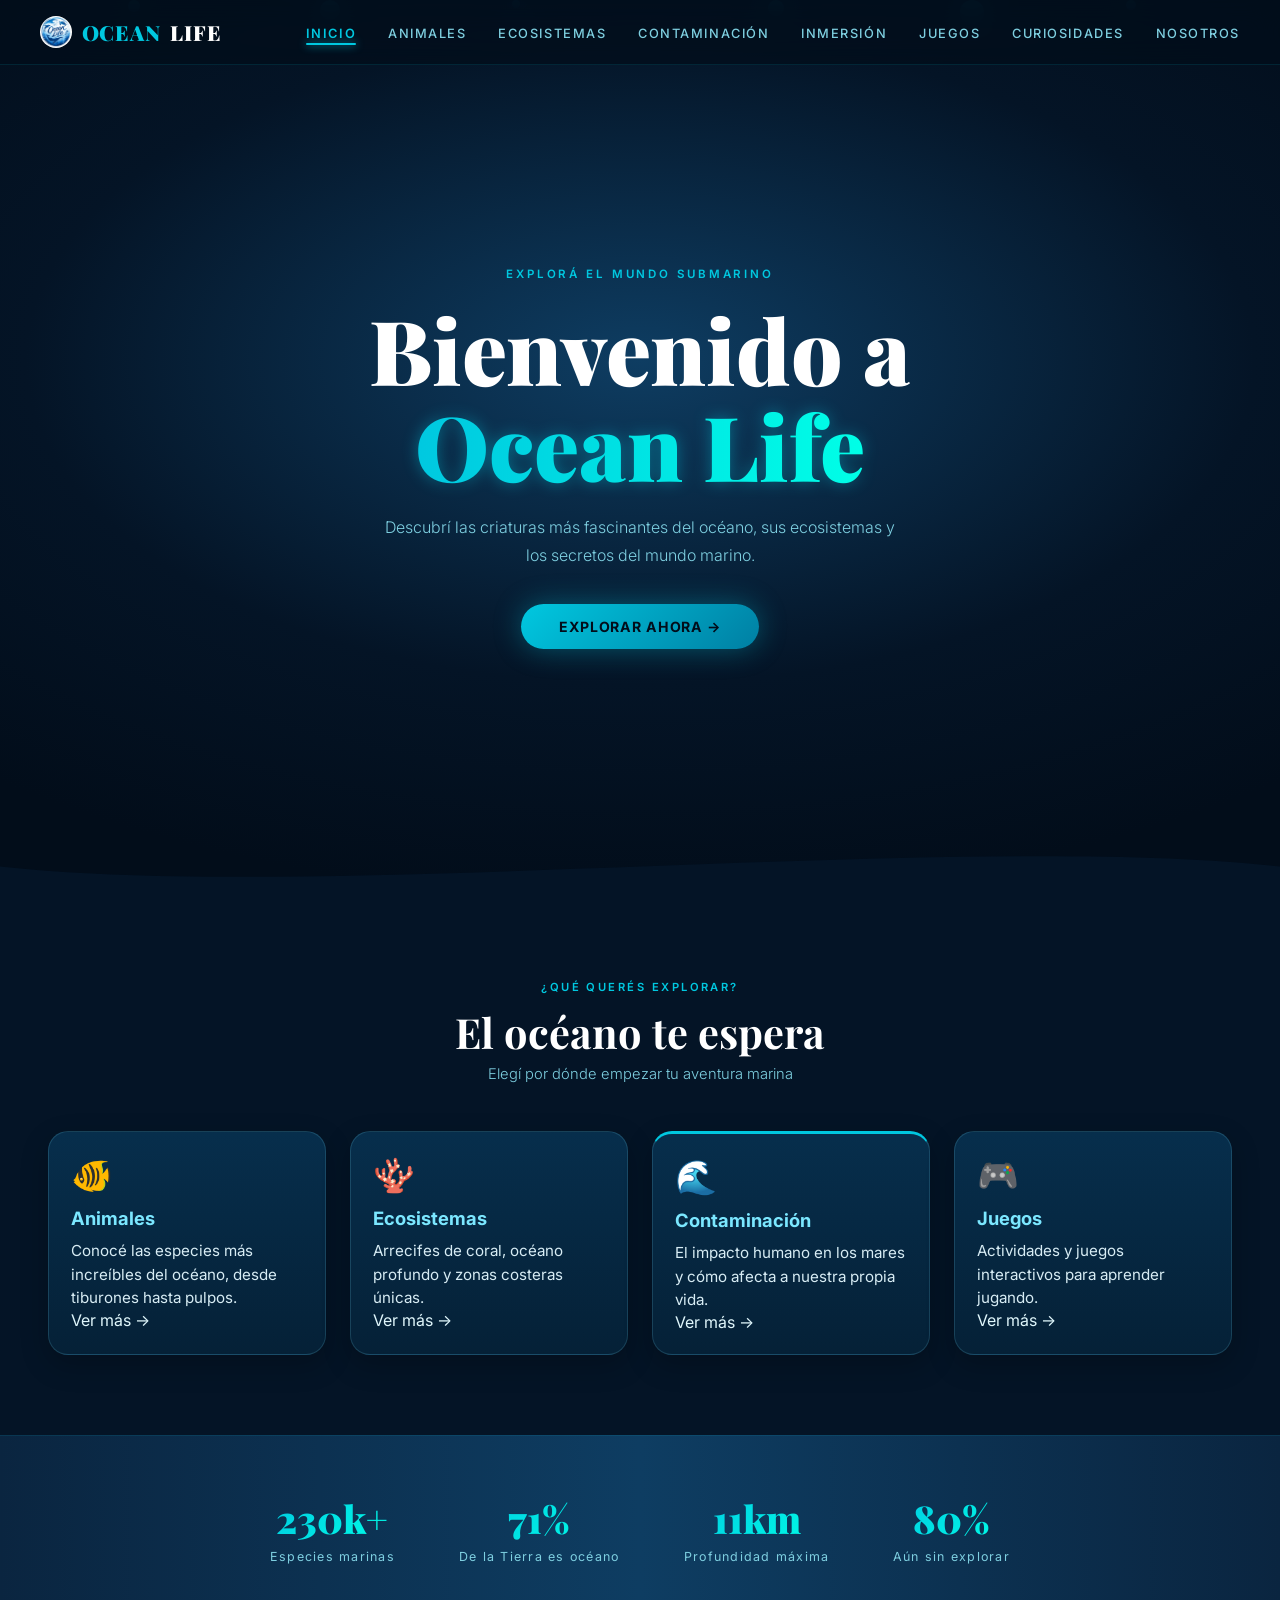
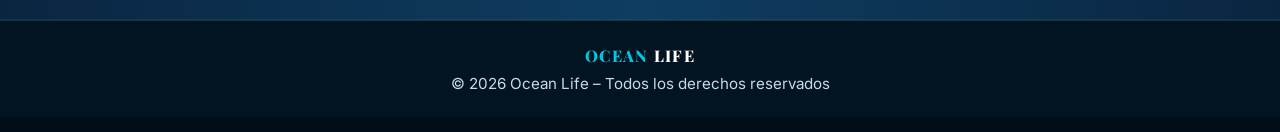
<file: index.html>
<!DOCTYPE html>
<html lang="es">
<head>
  <meta charset="UTF-8" />
  <meta name="viewport" content="width=device-width, initial-scale=1.0"/>
  <title>Ocean Life</title>
  <link href="https://fonts.googleapis.com/css2?family=Playfair+Display:wght@700;900&family=Inter:wght@300;400;500;600&display=swap" rel="stylesheet"/>
  <link rel="stylesheet" href="Css/estilos.css"/>
</head>
<body>
  <div id="scroll-progress-bar"></div>
  <nav>
    <a href="index.html" class="nav-logo">
      <img src="Img/logo.png" alt="logo" style="width:32px;border-radius:50%;">
      OCEAN <span>LIFE</span>
    </a>
    <ul class="nav-links">
     <li><a href="index.html" class="active">Inicio</a></li>
      <li><a href="animales.html">Animales</a></li>
      <li><a href="ecosistemas.html">Ecosistemas</a></li>
      <li><a href="contaminacion.html">Contaminación</a></li>
      <li><a href="inmersion.html">Inmersión</a></li>
      <li><a href="juegos.html">Juegos</a></li>
      <li><a href="curiosidades.html">Curiosidades</a></li>
      <li><a href="nosotros.html">Nosotros</a></li>
    </ul>
  </nav>

  <section class="hero">
    <div class="bubbles">
      <div class="bubble"></div>
      <div class="bubble"></div>
      <div class="bubble"></div>
      <div class="bubble"></div>
      <div class="bubble"></div>
      <div class="bubble"></div>
    </div>
    <p class="hero-eyebrow">Explorá el mundo submarino</p>
    <h1>Bienvenido a<br><em>Ocean Life</em></h1>
    <p class="hero-sub">Descubrí las criaturas más fascinantes del océano, sus ecosistemas y los secretos del mundo marino.</p>
    <a href="animales.html" class="btn-primary">Explorar ahora →</a>
    <div class="hero-wave">
      <svg viewBox="0 0 1440 80" xmlns="http://www.w3.org/2000/svg" preserveAspectRatio="none">
        <path d="M0,40 C360,80 1080,0 1440,40 L1440,80 L0,80 Z" fill="#041426"/>
      </svg>
    </div>
  </section>

  <section class="explore">
    <p class="section-label">¿Qué querés explorar?</p>
    <h2>El océano te espera</h2>
    <p class="explore-sub">Elegí por dónde empezar tu aventura marina</p>
    <div class="cards">
      <a href="animales.html" class="card">
        <div class="card-icon">🐠</div>
        <h3>Animales</h3>
        <p>Conocé las especies más increíbles del océano, desde tiburones hasta pulpos.</p>
        <span class="card-link">Ver más →</span>
      </a>
      <a href="ecosistemas.html" class="card">
        <div class="card-icon">🪸</div>
        <h3>Ecosistemas</h3>
        <p>Arrecifes de coral, océano profundo y zonas costeras únicas.</p>
        <span class="card-link">Ver más →</span>
      </a>
      <a href="contaminacion.html" class="card" style="border-top: 3px solid var(--cyan);">
        <div class="card-icon">🌊</div>
        <h3>Contaminación</h3>
        <p>El impacto humano en los mares y cómo afecta a nuestra propia vida.</p>
        <span class="card-link">Ver más →</span>
      </a>
      <a href="juegos.html" class="card">
        <div class="card-icon">🎮</div>
        <h3>Juegos</h3>
        <p>Actividades y juegos interactivos para aprender jugando.</p>
        <span class="card-link">Ver más →</span>
      </a>
    </div>
  </section>

  <section class="stats">
    <div class="stat">
      <div class="stat-number">230k+</div>
      <div class="stat-label">Especies marinas</div>
    </div>
    <div class="stat">
      <div class="stat-number">71%</div>
      <div class="stat-label">De la Tierra es océano</div>
    </div>
    <div class="stat">
      <div class="stat-number">11km</div>
      <div class="stat-label">Profundidad máxima</div>
    </div>
    <div class="stat">
      <div class="stat-number">80%</div>
      <div class="stat-label">Aún sin explorar</div>
    </div>
  </section>

  <footer>
    <p class="footer-logo">OCEAN <span>LIFE</span></p>
    <p class="footer-copy">© 2026 Ocean Life – Todos los derechos reservados</p>
  </footer>

  <script src="js/script.js"></script>
  <script src="efecto.js"></script>
  <button id="btn-back-to-top" title="Volver arriba" aria-label="Volver arriba">↑</button>
</body>
</html>
</file>
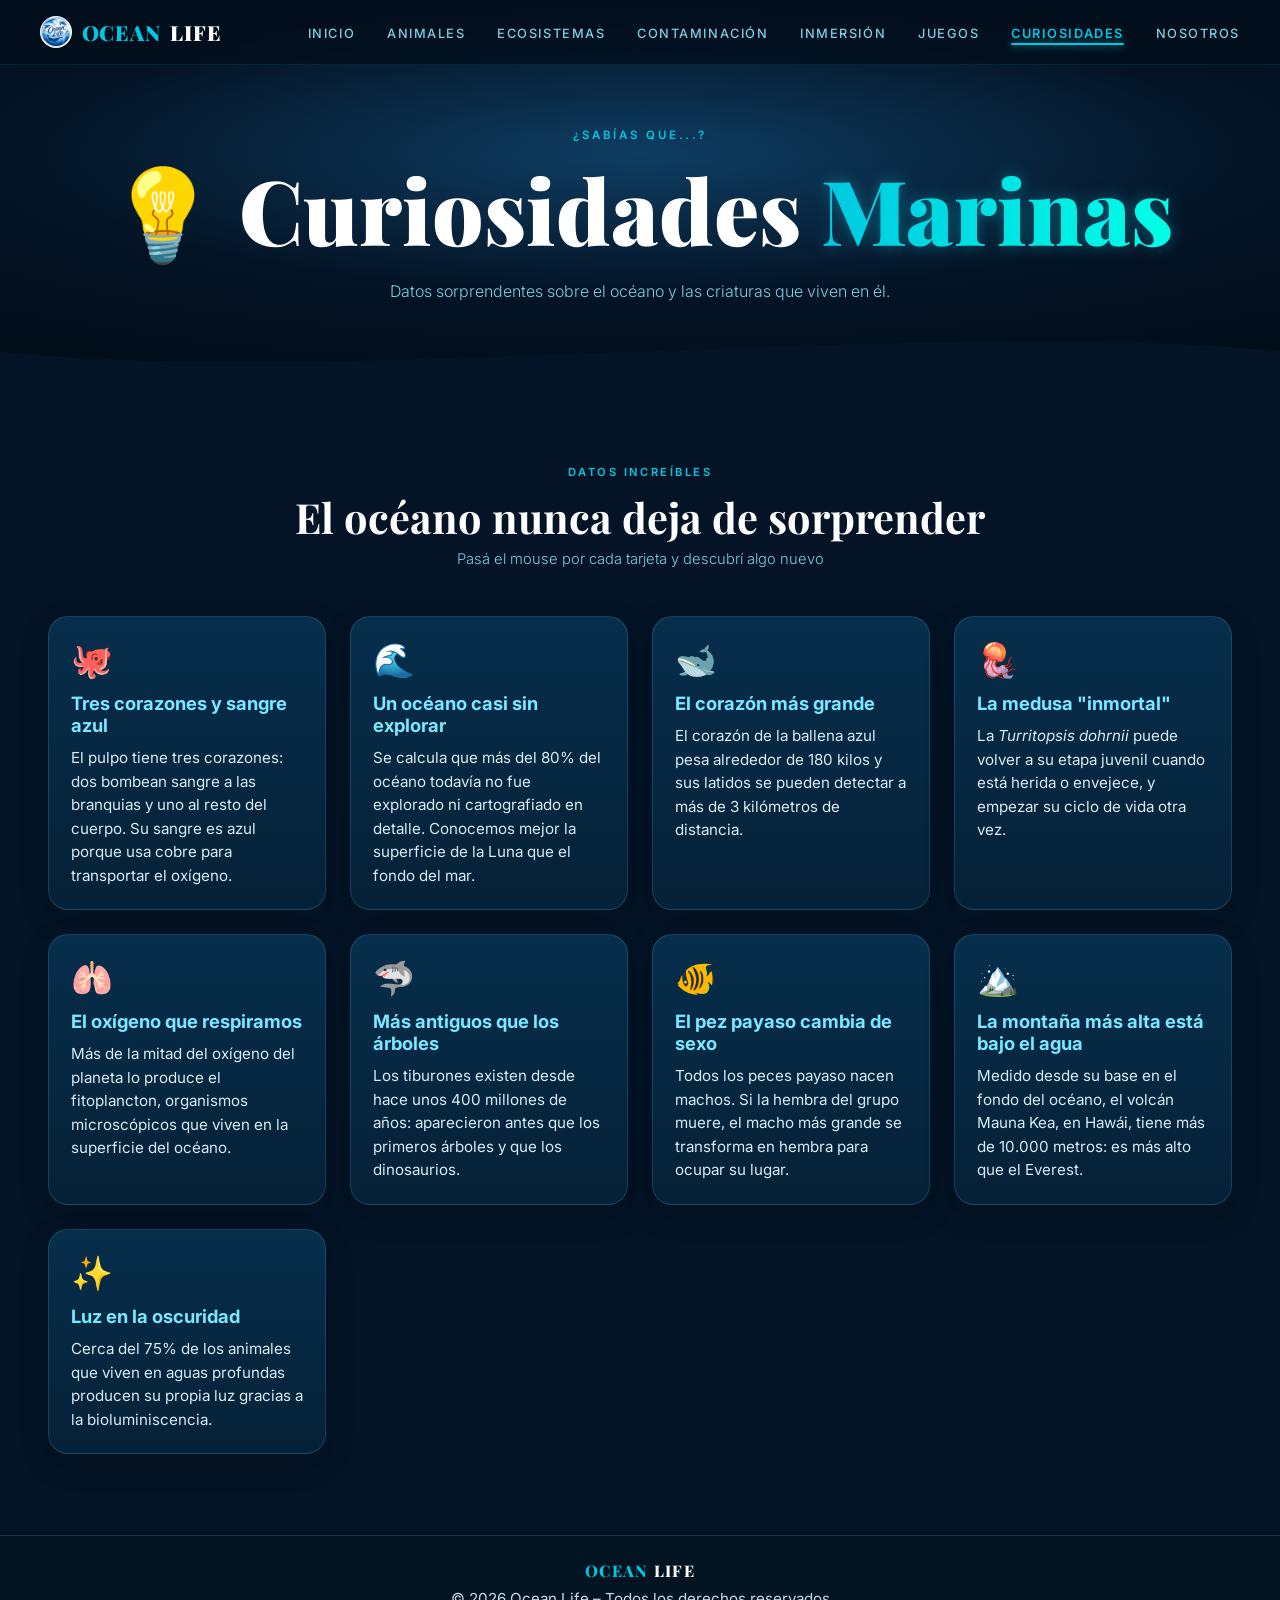
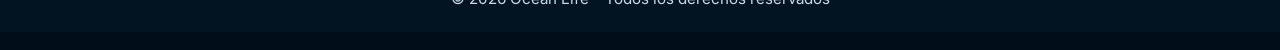
<file: curiosidades.html>
<!DOCTYPE html>
<html lang="es">
<head>
  <meta charset="UTF-8" />
  <meta name="viewport" content="width=device-width, initial-scale=1.0"/>
  <title>Curiosidades - Ocean Life</title>
  <link href="https://fonts.googleapis.com/css2?family=Playfair+Display:wght@700;900&family=Inter:wght@300;400;500;600&display=swap" rel="stylesheet"/>
  <link rel="stylesheet" href="Css/estilos.css"/>
</head>
<body>
  <div id="scroll-progress-bar"></div>
  <nav>
    <a href="index.html" class="nav-logo">
      <img src="Img/logo.png" alt="logo" style="width:32px;border-radius:50%;">
      OCEAN <span>LIFE</span>
    </a>
    <ul class="nav-links">
      <li><a href="index.html">Inicio</a></li>
      <li><a href="animales.html">Animales</a></li>
      <li><a href="ecosistemas.html">Ecosistemas</a></li>
      <li><a href="contaminacion.html">Contaminación</a></li>
      <li><a href="inmersion.html">Inmersión</a></li>
      <li><a href="juegos.html">Juegos</a></li>
      <li><a href="curiosidades.html" class="active">Curiosidades</a></li>
      <li><a href="nosotros.html">Nosotros</a></li>
    </ul>
  </nav>

  <section class="hero" style="min-height:40vh; padding-top:8rem;">
    <p class="hero-eyebrow">¿Sabías que...?</p>
    <h1>💡 Curiosidades <em>Marinas</em></h1>
    <p class="hero-sub">Datos sorprendentes sobre el océano y las criaturas que viven en él.</p>
    <div class="hero-wave">
      <svg viewBox="0 0 1440 80" xmlns="http://www.w3.org/2000/svg" preserveAspectRatio="none">
        <path d="M0,40 C360,80 1080,0 1440,40 L1440,80 L0,80 Z" fill="#041426"/>
      </svg>
    </div>
  </section>

  <section class="explore">
    <p class="section-label">Datos increíbles</p>
    <h2>El océano nunca deja de sorprender</h2>
    <p class="explore-sub">Pasá el mouse por cada tarjeta y descubrí algo nuevo</p>

    <div class="cards">
      <div class="card">
        <div class="card-icon">🐙</div>
        <h3>Tres corazones y sangre azul</h3>
        <p>El pulpo tiene tres corazones: dos bombean sangre a las branquias y uno al resto del cuerpo. Su sangre es azul porque usa cobre para transportar el oxígeno.</p>
      </div>
      <div class="card">
        <div class="card-icon">🌊</div>
        <h3>Un océano casi sin explorar</h3>
        <p>Se calcula que más del 80% del océano todavía no fue explorado ni cartografiado en detalle. Conocemos mejor la superficie de la Luna que el fondo del mar.</p>
      </div>
      <div class="card">
        <div class="card-icon">🐋</div>
        <h3>El corazón más grande</h3>
        <p>El corazón de la ballena azul pesa alrededor de 180 kilos y sus latidos se pueden detectar a más de 3 kilómetros de distancia.</p>
      </div>
      <div class="card">
        <div class="card-icon">🪼</div>
        <h3>La medusa "inmortal"</h3>
        <p>La <em>Turritopsis dohrnii</em> puede volver a su etapa juvenil cuando está herida o envejece, y empezar su ciclo de vida otra vez.</p>
      </div>
      <div class="card">
        <div class="card-icon">🫁</div>
        <h3>El oxígeno que respiramos</h3>
        <p>Más de la mitad del oxígeno del planeta lo produce el fitoplancton, organismos microscópicos que viven en la superficie del océano.</p>
      </div>
      <div class="card">
        <div class="card-icon">🦈</div>
        <h3>Más antiguos que los árboles</h3>
        <p>Los tiburones existen desde hace unos 400 millones de años: aparecieron antes que los primeros árboles y que los dinosaurios.</p>
      </div>
      <div class="card">
        <div class="card-icon">🐠</div>
        <h3>El pez payaso cambia de sexo</h3>
        <p>Todos los peces payaso nacen machos. Si la hembra del grupo muere, el macho más grande se transforma en hembra para ocupar su lugar.</p>
      </div>
      <div class="card">
        <div class="card-icon">🏔️</div>
        <h3>La montaña más alta está bajo el agua</h3>
        <p>Medido desde su base en el fondo del océano, el volcán Mauna Kea, en Hawái, tiene más de 10.000 metros: es más alto que el Everest.</p>
      </div>
      <div class="card">
        <div class="card-icon">✨</div>
        <h3>Luz en la oscuridad</h3>
        <p>Cerca del 75% de los animales que viven en aguas profundas producen su propia luz gracias a la bioluminiscencia.</p>
      </div>
    </div>
  </section>

  <footer>
    <p class="footer-logo">OCEAN <span>LIFE</span></p>
    <p class="footer-copy">© 2026 Ocean Life – Todos los derechos reservados</p>
  </footer>

  <script src="js/script.js"></script>
  <script src="efecto.js"></script>
  <button id="btn-back-to-top" title="Volver arriba" aria-label="Volver arriba">↑</button>
</body>
</html>
</file>
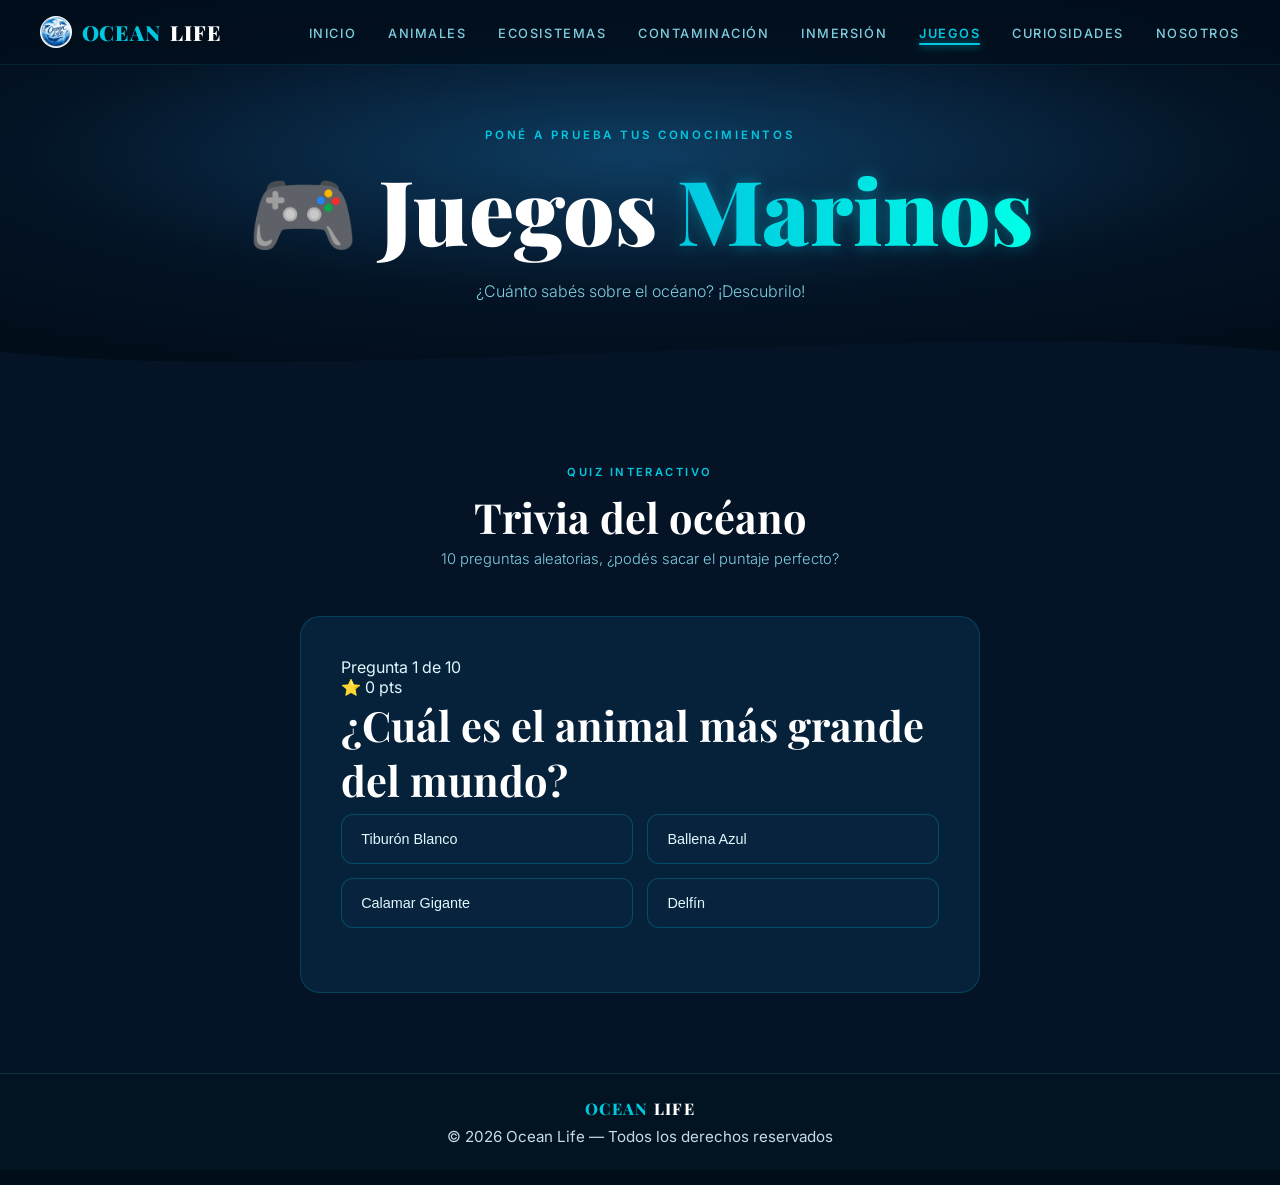
<file: juegos.html>
<!DOCTYPE html>
<html lang="es">
<head>
  <meta charset="UTF-8" />
  <meta name="viewport" content="width=device-width, initial-scale=1.0"/>
  <title>Juegos - Ocean Life</title>
  <link href="https://fonts.googleapis.com/css2?family=Playfair+Display:wght@700;900&family=Inter:wght@300;400;500;600&display=swap" rel="stylesheet"/>
  <link rel="stylesheet" href="Css/estilos.css"/>
</head>
<body>
  <div id="scroll-progress-bar"></div>
<nav>
    <a href="index.html" class="nav-logo">
      <img src="Img/logo.png" alt="logo" style="width:32px;border-radius:50%;">
      OCEAN <span>LIFE</span>
    </a>
    <ul class="nav-links">
      <li><a href="index.html">Inicio</a></li>
      <li><a href="animales.html">Animales</a></li>
      <li><a href="ecosistemas.html">Ecosistemas</a></li>
      <li><a href="contaminacion.html">Contaminación</a></li>
      <li><a href="inmersion.html">Inmersión</a></li>
    <li><a href="juegos.html" class="active">Juegos</a></li>
      <li><a href="curiosidades.html">Curiosidades</a></li>
      <li><a href="nosotros.html">Nosotros</a></li>
    </ul>
  </nav>

  <section class="hero" style="min-height:40vh; padding-top:8rem;">
    <p class="hero-eyebrow">Poné a prueba tus conocimientos</p>
    <h1>🎮 Juegos <em>Marinos</em></h1>
    <p class="hero-sub">¿Cuánto sabés sobre el océano? ¡Descubrilo!</p>
    <div class="hero-wave">
      <svg viewBox="0 0 1440 80" xmlns="http://www.w3.org/2000/svg" preserveAspectRatio="none">
        <path d="M0,40 C360,80 1080,0 1440,40 L1440,80 L0,80 Z" fill="#041426"/>
      </svg>
    </div>
  </section>

  <section class="explore">
    <p class="section-label">Quiz interactivo</p>
    <h2>Trivia del océano</h2>
    <p class="explore-sub">10 preguntas aleatorias, ¿podés sacar el puntaje perfecto?</p>

    <div class="quiz-box">
      <div class="quiz-header">
        <p id="numero" class="numero-pregunta">Pregunta 1 de 10</p>
        <p id="puntaje-actual" class="puntaje-actual">⭐ 0 pts</p>
      </div>
      <div class="progreso-barra">
        <div id="barra-progreso"></div>
      </div>
      <h2 id="pregunta" class="quiz-pregunta">Cargando pregunta...</h2>
      <div class="opciones" id="opciones"></div>
      <p id="resultado" class="quiz-resultado"></p>
      <button id="siguiente" class="btn-primary" onclick="siguientePregunta()" style="display:none; margin-top:1rem;">
        Siguiente →
      </button>
      <div id="final-box" class="final-box" style="display:none;">
        <p id="puntaje" class="puntaje-final"></p>
        <button class="btn-primary" onclick="location.reload()" style="margin-top:1rem;">🔄 Jugar de nuevo</button>
      </div>
    </div>
  </section>


  <footer>
    <p class="footer-logo">OCEAN <span>LIFE</span></p>
    <p class="footer-copy">© 2026 Ocean Life — Todos los derechos reservados</p>
  </footer>
  <script src="js/juego.js"></script>
  <script src="efecto.js"></script>
<button id="btn-back-to-top" title="Volver arriba" aria-label="Volver arriba">↑</button>
</body>
</html>
</file>
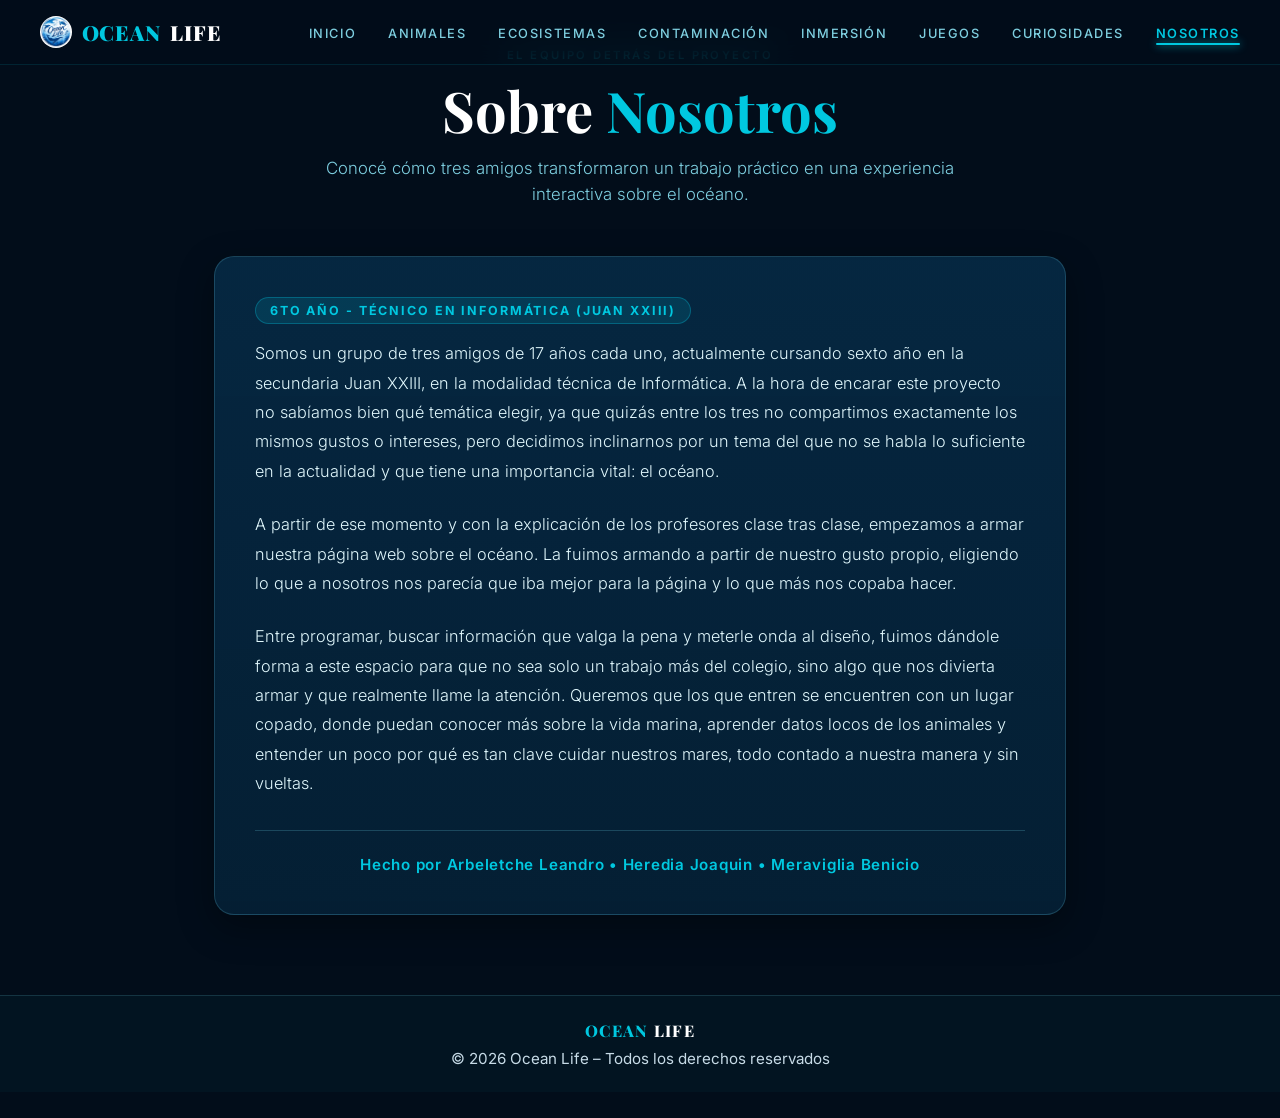
<file: nosotros.html>
<!DOCTYPE html>
<html lang="es">
<head>
  <meta charset="UTF-8" />
  <meta name="viewport" content="width=device-width, initial-scale=1.0"/>
  <title>Ocean Life - Sobre Nosotros</title>
  <link href="https://fonts.googleapis.com/css2?family=Playfair+Display:wght@700;900&family=Inter:wght@300;400;500;600;700&display=swap" rel="stylesheet"/>
  <link rel="stylesheet" href="Css/estilos.css"/>
  <style>
    .pagina-nosotros {
      max-width: 900px;
      margin: 0 auto;
      padding: 3rem 1.5rem 5rem;
      font-family: 'Inter', sans-serif;
    }

    .titulo-principal {
      font-family: 'Playfair Display', Georgia, serif;
      font-size: clamp(2.2rem, 5vw, 3.5rem);
      color: #ffffff;
      text-align: center;
      margin-bottom: 0.5rem;
    }

    .titulo-principal em {
      font-style: normal;
      color: var(--cyan);
    }

    .subtitulo-principal {
      text-align: center;
      color: var(--muted);
      font-size: 1.05rem;
      font-weight: 300;
      max-width: 700px;
      margin: 0 auto 3rem;
      line-height: 1.6;
    }

    .nosotros-contenido-card {
      background: linear-gradient(180deg, rgba(7, 48, 78, 0.75), rgba(5, 34, 56, 0.85));
      border: 1px solid rgba(123, 231, 255, 0.18);
      border-radius: 20px;
      padding: 40px;
      box-shadow: 0 12px 35px rgba(0, 0, 0, 0.35);
    }

    .nosotros-texto p {
      color: var(--light);
      font-size: 1.02rem;
      line-height: 1.8;
      margin-bottom: 1.5rem;
      font-weight: 300;
    }

    .badge-institucional {
      display: inline-block;
      color: var(--cyan);
      font-size: 0.78rem;
      font-weight: 700;
      letter-spacing: 0.15em;
      text-transform: uppercase;
      margin-bottom: 15px;
      background: rgba(0, 200, 224, 0.12);
      border: 1px solid rgba(0, 200, 224, 0.3);
      padding: 5px 14px;
      border-radius: 20px;
    }

    .firma-equipo {
      margin-top: 2rem;
      padding-top: 1.5rem;
      border-top: 1px solid rgba(123, 231, 255, 0.2);
      text-align: center;
    }

    .firma-equipo p {
      color: var(--cyan);
      font-weight: 600;
      font-size: 0.95rem;
      letter-spacing: 0.05em;
      margin: 0;
    }

    @media (max-width: 768px) {
      .nosotros-contenido-card {
        padding: 25px;
      }
    }
  </style>
</head>
<body>
 <div id="scroll-progress-bar"></div>
<nav>
    <a href="index.html" class="nav-logo">
      <img src="Img/logo.png" alt="logo" style="width:32px;border-radius:50%;">
      OCEAN <span>LIFE</span>
    </a>
    <ul class="nav-links">
      <li><a href="index.html">Inicio</a></li>
      <li><a href="animales.html">Animales</a></li>
      <li><a href="ecosistemas.html">Ecosistemas</a></li>
      <li><a href="contaminacion.html">Contaminación</a></li>
      <li><a href="inmersion.html">Inmersión</a></li>
      <li><a href="juegos.html">Juegos</a></li>
     <li><a href="curiosidades.html">Curiosidades</a></li>
     <li><a href="nosotros.html" class="active">Nosotros</a></li>
    </ul>
  </nav>

  <!-- CONTENIDO PRINCIPAL -->
  <main class="pagina-nosotros">
    
    <p class="section-label" style="text-align: center;">El equipo detrás del proyecto</p>
    <h1 class="titulo-principal">Sobre <em>Nosotros</em></h1>
    <p class="subtitulo-principal">
      Conocé cómo tres amigos transformaron un trabajo práctico en una experiencia interactiva sobre el océano.
    </p>

    <div class="nosotros-contenido-card">
      <span class="badge-institucional">6to Año - Técnico en Informática (Juan XXIII)</span>
      
      <div class="nosotros-texto">
        <p>
          Somos un grupo de tres amigos de 17 años cada uno, actualmente cursando sexto año en la secundaria Juan XXIII, en la modalidad técnica de Informática. A la hora de encarar este proyecto no sabíamos bien qué temática elegir, ya que quizás entre los tres no compartimos exactamente los mismos gustos o intereses, pero decidimos inclinarnos por un tema del que no se habla lo suficiente en la actualidad y que tiene una importancia vital: el océano.
        </p>
        <p>
          A partir de ese momento y con la explicación de los profesores clase tras clase, empezamos a armar nuestra página web sobre el océano. La fuimos armando a partir de nuestro gusto propio, eligiendo lo que a nosotros nos parecía que iba mejor para la página y lo que más nos copaba hacer.
        </p>
        <p>
          Entre programar, buscar información que valga la pena y meterle onda al diseño, fuimos dándole forma a este espacio para que no sea solo un trabajo más del colegio, sino algo que nos divierta armar y que realmente llame la atención. Queremos que los que entren se encuentren con un lugar copado, donde puedan conocer más sobre la vida marina, aprender datos locos de los animales y entender un poco por qué es tan clave cuidar nuestros mares, todo contado a nuestra manera y sin vueltas.
        </p>
      </div>

      <div class="firma-equipo">
        <p>Hecho por Arbeletche Leandro &bull; Heredia Joaquin &bull; Meraviglia Benicio</p>
      </div>
    </div>

  </main>

  <!-- FOOTER -->
  <footer>
    <p class="footer-logo">OCEAN <span>LIFE</span></p>
    <p class="footer-copy">© 2026 Ocean Life – Todos los derechos reservados</p>
  </footer>
  <script src="efecto.js"></script>
<button id="btn-back-to-top" title="Volver arriba" aria-label="Volver arriba">↑</button>
</body>
</html>
</file>
<file: Css/estilos.css>
*, *::before, *::after { 
  box-sizing: border-box; 
  margin: 0; 
  padding: 0; 
}
:root {
  --deep:    #020d1a;
  --abyss:   #041426;
  --navy:    #0a2540;
  --ocean:   #0e3d62;
  --cyan:    #00c8e0;
  --glow:    #00ffe7;
  --light:   #e0f7fc;
  --muted:   #7ecfe0;
  --white:   #ffffff;
}
body.light-mode {
  --deep:    #f0f9ff;
  --abyss:   #e0f2fe;
  --navy:    #bae6fd;
  --ocean:   #7dd3fc;
  --cyan:    #0284c7;
  --glow:    #0369a1;
  --light:   #0f172a;
  --muted:   #334155;
  --white:   #1e293b;
}

body.light-mode nav {
  background: rgba(240, 249, 255, 0.85);
  border-bottom: 1px solid rgba(2, 132, 199, 0.2);
}

body.light-mode .card {
  background: linear-gradient(180deg, rgba(255, 255, 255, 0.9), rgba(224, 242, 254, 0.9));
  border: 1px solid rgba(2, 132, 199, 0.2);
}

body.light-mode .card h3 {
  color: #0369a1;
}

body.light-mode .card p {
  color: #334155;
}
html { 
  scroll-behavior: smooth; 
}
body {
  font-family: 'Inter', 'Segoe UI', Arial, sans-serif;
  background: var(--deep);
  color: var(--light);
  overflow-x: hidden;
}
nav {
  position: fixed; top: 0; left: 0; width: 100%; z-index: 100;
  padding: 1rem 2.5rem;
  display: flex; align-items: center; justify-content: space-between;
  background: rgba(2,13,26,0.7);
  backdrop-filter: blur(14px);
  border-bottom: 1px solid rgba(0,200,224,0.12);
}
.nav-logo {
  display: flex; align-items: center; gap: 0.6rem;
  font-family: 'Playfair Display', Georgia, serif;
  font-size: 1.3rem; font-weight: 900;
  color: var(--cyan); text-decoration: none; letter-spacing: 0.04em;
}
.nav-logo span { color: var(--white); }
.nav-links { display: flex; gap: 2rem; list-style: none; }
.nav-links a {
  text-decoration: none; font-size: 0.8rem; font-weight: 500;
  color: var(--muted); letter-spacing: 0.12em; text-transform: uppercase;
  transition: color 0.2s;
}
.nav-links a:hover { color: var(--cyan); }

/* SECCIÓN ACTIVA EN EL MENÚ CON LÍNEA INDICADORA */
.nav-links a.active {
  color: var(--cyan) !important;
  font-weight: 600;
  position: relative;
}
.nav-links a.active::after {
  content: '';
  position: absolute;
  bottom: -4px;
  left: 0;
  width: 100%;
  height: 2px;
  background-color: var(--cyan);
  border-radius: 2px;
  box-shadow: 0 0 8px var(--cyan);
}

.hero {
  min-height: 100vh;
  display: flex; flex-direction: column;
  align-items: center; justify-content: center; text-align: center;
  padding: 6rem 1.5rem 5rem;
  position: relative; overflow: hidden;
  background: radial-gradient(ellipse 80% 60% at 50% 40%, #0e3d62 0%, #041426 60%, #020d1a 100%);
}
.bubbles { position: absolute; inset: 0; pointer-events: none; }
.bubble {
  position: absolute; border-radius: 50%;
  background: rgba(0,200,224,0.12);
  animation: rise linear infinite;
}
.bubble:nth-child(1) { width:12px;height:12px;left:10%;animation-duration:9s;animation-delay:0s; }
.bubble:nth-child(2) { width:20px;height:20px;left:25%;animation-duration:13s;animation-delay:2s; }
.bubble:nth-child(3) { width:8px;height:8px;left:40%;animation-duration:7s;animation-delay:4s; }
.bubble:nth-child(4) { width:16px;height:16px;left:60%;animation-duration:11s;animation-delay:1s; }
.bubble:nth-child(5) { width:24px;height:24px;left:75%;animation-duration:15s;animation-delay:3s; }
.bubble:nth-child(6) { width:10px;height:10px;left:88%;animation-duration:8s;animation-delay:5s; }
@keyframes rise {
  0%   { bottom:-60px; opacity:0; }
  10%  { opacity:0.6; }
  90%  { opacity:0.3; }
  100% { bottom:110%; opacity:0; }
}
.hero-wave { position:absolute; bottom:-2px; left:0; width:100%; line-height:0; }
.hero-wave svg { display:block; width:100%; }
.hero-eyebrow {
  font-size: 0.72rem; letter-spacing: 0.25em; text-transform: uppercase;
  color: var(--cyan); font-weight: 600; margin-bottom: 1.2rem;
  animation: fadeUp 0.8s 0.2s both;
}
.hero h1 {
  font-family: 'Playfair Display', Georgia, serif;
  font-size: clamp(2.8rem, 7vw, 6rem);
  font-weight: 900; line-height: 1.08; color: var(--white);
  animation: fadeUp 0.8s 0.4s both;
}
.hero h1 em {
  font-style: normal;
  background: linear-gradient(90deg, var(--cyan), var(--glow));
  -webkit-background-clip: text; -webkit-text-fill-color: transparent;
  filter: drop-shadow(0 0 8px rgba(0, 200, 224, 0.4));
}
.hero-sub {
  margin-top: 1.2rem; max-width: 520px;
  font-size: 1rem; font-weight: 300; line-height: 1.75; color: var(--muted);
  animation: fadeUp 0.8s 0.6s both;
}
.btn-primary {
  margin-top: 2.2rem;
  display: inline-block; padding: 0.85rem 2.4rem;
  background: linear-gradient(135deg, var(--cyan), #007fa3);
  color: var(--deep); font-weight: 700; font-size: 0.88rem;
  letter-spacing: 0.06em; text-transform: uppercase;
  border-radius: 50px; text-decoration: none; border: none; cursor: pointer;
  box-shadow: 0 0 28px rgba(0,200,224,0.35);
  transition: transform 0.2s, box-shadow 0.2s;
  animation: fadeUp 0.8s 0.8s both;
}
.btn-primary:hover { transform: translateY(-3px); box-shadow: 0 0 42px rgba(0,255,231,0.5); }
@keyframes fadeUp {
  from { opacity:0; transform:translateY(24px); }
  to   { opacity:1; transform:translateY(0); }
}

/* SECCIÓN PRINCIPAL ENSANCHADA PARA LLENAR LOS LATERALES */
.explore { 
  background: var(--abyss); 
  padding: 5rem 3rem; 
  text-align: center; 
  max-width: 1450px; 
  margin: 0 auto; 
}
.section-label {
  font-size: 0.7rem; letter-spacing: 0.22em; text-transform: uppercase;
  color: var(--cyan); font-weight: 600; margin-bottom: 0.6rem;
}
.explore h2 {
  font-family: 'Playfair Display', Georgia, serif;
  font-size: clamp(1.8rem, 4vw, 2.6rem); color: var(--white); margin-bottom: 0.4rem;
}
.explore-sub { color: var(--muted); font-size: 0.92rem; font-weight: 300; margin-bottom: 3rem; }

/* GRILLA DE TARJETAS AMPLIADA */
.cards {
  display: grid;
  grid-template-columns: repeat(auto-fit, minmax(260px, 1fr));
  gap: 24px;
  max-width: 100%;
  margin: 0 auto;
}

/* EFECTO NEÓN SUAVIZADO Y ANIMACIÓN EN TARJETAS */
.card {
  position: relative;
  overflow: hidden;
  background: linear-gradient(180deg, rgba(7, 48, 78, 0.96), rgba(5, 34, 56, 0.96));
  border: 1px solid rgba(123, 231, 255, 0.16);
  border-radius: 20px;
  padding: 22px;
  text-align: left;
  box-shadow: 0 10px 28px rgba(0, 0, 0, 0.22);
  transition: transform 0.25s ease, box-shadow 0.25s ease, border-color 0.25s ease;
  display: block;
  color: inherit;
  text-decoration: none;
  cursor: pointer;
}
.card:hover {
  transform: translateY(-6px) scale(1.01);
  border-color: rgba(0, 200, 224, 0.6) !important;
  box-shadow: 0 0 15px rgba(0, 200, 224, 0.2), 0 14px 30px rgba(0, 0, 0, 0.4) !important;
}
.card-icon { 
  font-size: 2.1rem; 
  margin-bottom: 12px; 
  transition: transform 0.3s ease;
}
.card:hover .card-icon {
  transform: scale(1.15) rotate(5deg);
}
.card h3 {
  margin: 0 0 10px;
  font-size: 1.15rem;
  color: #7be7ff;
}
.card p {
  margin: 0;
  color: #d7ecf4;
  line-height: 1.55;
  font-size: 0.95rem;
}

.stats {
  background: linear-gradient(90deg, #0a2540, #0e3d62, #0a2540);
  padding: 3.5rem 2rem;
  display: flex; justify-content: center; gap: 4rem; flex-wrap: wrap;
  border-top: 1px solid rgba(0,200,224,0.1);
  border-bottom: 1px solid rgba(0,200,224,0.1);
}
.stat { text-align: center; }
.stat-number {
  font-family: 'Playfair Display', Georgia, serif;
  font-size: 2.4rem; font-weight: 900;
  background: linear-gradient(135deg, var(--cyan), var(--glow));
  -webkit-background-clip: text; -webkit-text-fill-color: transparent;
}
.stat-label { font-size: 0.78rem; color: var(--muted); letter-spacing: 0.1em; margin-top: 0.3rem; }

/* MODAL Y COMPONENTES ADICIONALES */
dialog.modal-content {
  border: none;
  border-radius: 22px;
  width: min(760px, 92vw);
  padding: 24px;
  background: #07233a;
  color: white;
  box-shadow: 0 20px 60px rgba(0, 0, 0, 0.55);
  position: fixed !important;
  top: 50% !important;
  left: 50% !important;
  transform: translate(-50%, -50%) !important;
  margin: 0 !important;
}
dialog::backdrop {
  background: rgba(0, 0, 0, 0.75);
}
.modal-close {
  position: absolute;
  top: 12px;
  right: 16px;
  border: none;
  background: transparent;
  color: white;
  font-size: 2rem;
  cursor: pointer;
}
.modal-img {
  width: 100% !important;
  max-height: 250px !important;
  height: auto !important;
  object-fit: contain !important;
  object-position: center !important;
  display: block !important;
  margin: 0 auto 16px auto !important;
  border-radius: 12px;
  background-color: transparent !important;
}
.modal-title-container {
  display: flex;
  align-items: center;
  gap: 10px;
  margin-bottom: 10px;
}
.modal-icon { font-size: 2rem; }
.modal-title {
  margin: 0;
  color: #7be7ff;
  font-family: 'Playfair Display', serif;
}
.modal-text {
  color: #d7ecf4;
  line-height: 1.6;
  margin-bottom: 1rem;
}
.modal-info p {
  margin: 10px 0;
  line-height: 1.6;
  color: #eef9ff;
}
.modal-info strong { color: #7be7ff; }

/* FILTROS Y QUIZ */
.eco-filtros {
  display: flex; gap: 8px; flex-wrap: wrap; justify-content: center; margin-bottom: 2rem;
}
.eco-tab {
  padding: 6px 18px; border-radius: 20px;
  border: 1px solid rgba(255,255,255,0.2);
  background: transparent; color: rgba(255,255,255,0.6);
  font-size: 13px; cursor: pointer; transition: all .2s;
  font-family: 'Inter', sans-serif;
}
.eco-tab.active, .eco-tab:hover {
  background: rgba(255,255,255,0.1); color: #fff; border-color: rgba(255,255,255,0.4);
}
.quiz-box {
  max-width: 680px; margin: 0 auto;
  background: rgba(14,61,98,0.35);
  border: 1px solid rgba(0,200,224,0.2);
  border-radius: 20px; padding: 2.5rem;
  backdrop-filter: blur(10px); text-align: left;
}
.opciones {
  display: grid; grid-template-columns: 1fr 1fr; gap: 0.9rem; margin-bottom: 1.5rem;
}
.opcion-btn {
  background: rgba(10,37,64,0.7);
  border: 1px solid rgba(0,200,224,0.25);
  color: var(--light); border-radius: 12px;
  padding: 1rem 1.2rem; font-size: 0.9rem;
  cursor: pointer; text-align: left; transition: background 0.2s;
}

footer {
  text-align: center;
  padding: 24px 16px;
  background: rgba(3, 20, 34, 0.96);
  border-top: 1px solid rgba(123, 231, 255, 0.15);
}
.footer-logo {
  margin: 0 0 8px; font-weight: 800; letter-spacing: 0.08em;
  font-family: 'Playfair Display', Georgia, serif;
  color: var(--cyan);
}
.footer-logo span { color: var(--white); }
.footer-copy { margin: 0; color: #c7dbe7; font-size: 0.95rem; }

/* EFECTO SCROLL REVEAL (Aparición al deslizar) */
.reveal-on-scroll {
  opacity: 0;
  transform: translateY(30px);
  transition: opacity 0.6s cubic-bezier(0.16, 1, 0.3, 1), 
              transform 0.6s cubic-bezier(0.16, 1, 0.3, 1);
  will-change: opacity, transform;
}
.reveal-on-scroll.is-visible {
  opacity: 1;
  transform: translateY(0);
}

/* RESPONSIVE */
@media (max-width: 768px) {
  nav {
    flex-direction: column;
    gap: 14px;
    padding: 14px 18px;
  }
  .nav-links {
    flex-wrap: wrap;
    justify-content: center;
    gap: 14px;
  }
  .opciones {
    grid-template-columns: 1fr;
  }
}
#scroll-progress-bar {
  position: fixed;
  top: 0;
  left: 0;
  height: 5px;
  width: 0%; 
  background: linear-gradient(90deg, #00c8e0, #00ffe7);
  box-shadow: 0 0 15px #00c8e0;
  z-index: 999999;
  pointer-events: none;
}
#btn-back-to-top {
  position: fixed;
  bottom: 25px;
  right: 25px;
  width: 45px;
  height: 45px;
  border-radius: 50%;
  background: rgba(3, 20, 34, 0.85);
  color: var(--cyan, #00c8e0);
  border: 2px solid var(--cyan, #00c8e0);
  font-size: 20px;
  font-weight: bold;
  cursor: pointer;
  display: flex;
  align-items: center;
  justify-content: center;
  box-shadow: 0 0 12px rgba(0, 200, 224, 0.3);
  z-index: 9999;
  opacity: 0;
  visibility: hidden;
  transition: all 0.3s ease;
  backdrop-filter: blur(4px);
}

#btn-back-to-top.show {
  opacity: 1;
  visibility: visible;
}

#btn-back-to-top:hover {
  background: var(--cyan, #00c8e0);
  color: #031422;
  box-shadow: 0 0 20px rgba(0, 200, 224, 0.8);
  transform: translateY(-3px);
}
.tarjeta, 
.card, 
.ecosistema-card, 
.contenedor-tarjeta,
.juego-card {
  transition: transform 0.3s cubic-bezier(0.25, 0.8, 0.25, 1), 
              box-shadow 0.3s cubic-bezier(0.25, 0.8, 0.25, 1), 
              border-color 0.3s ease !important;
}

.tarjeta:hover, 
.card:hover, 
.ecosistema-card:hover, 
.contenedor-tarjeta:hover,
.juego-card:hover {
  transform: translateY(-6px) scale(1.01);
  box-shadow: 0 10px 30px rgba(0, 200, 224, 0.25), 
              inset 0 0 15px rgba(0, 200, 224, 0.15);
  border-color: var(--cyan, #00c8e0);
}

/* 2. Botones interactivos principales */
button, 
.btn, 
.cta-button,
nav a {
  transition: all 0.3s ease !important;
}

button:hover, 
.btn:hover, 
.cta-button:hover {
  transform: translateY(-2px);
  box-shadow: 0 0 18px rgba(0, 200, 224, 0.6);
}

/* 3. Enlaces del menú superior (Navbar) */
nav a:hover {
  color: var(--cyan, #00c8e0) !important;
  text-shadow: 0 0 10px rgba(0, 200, 224, 0.8);
}
</file>
